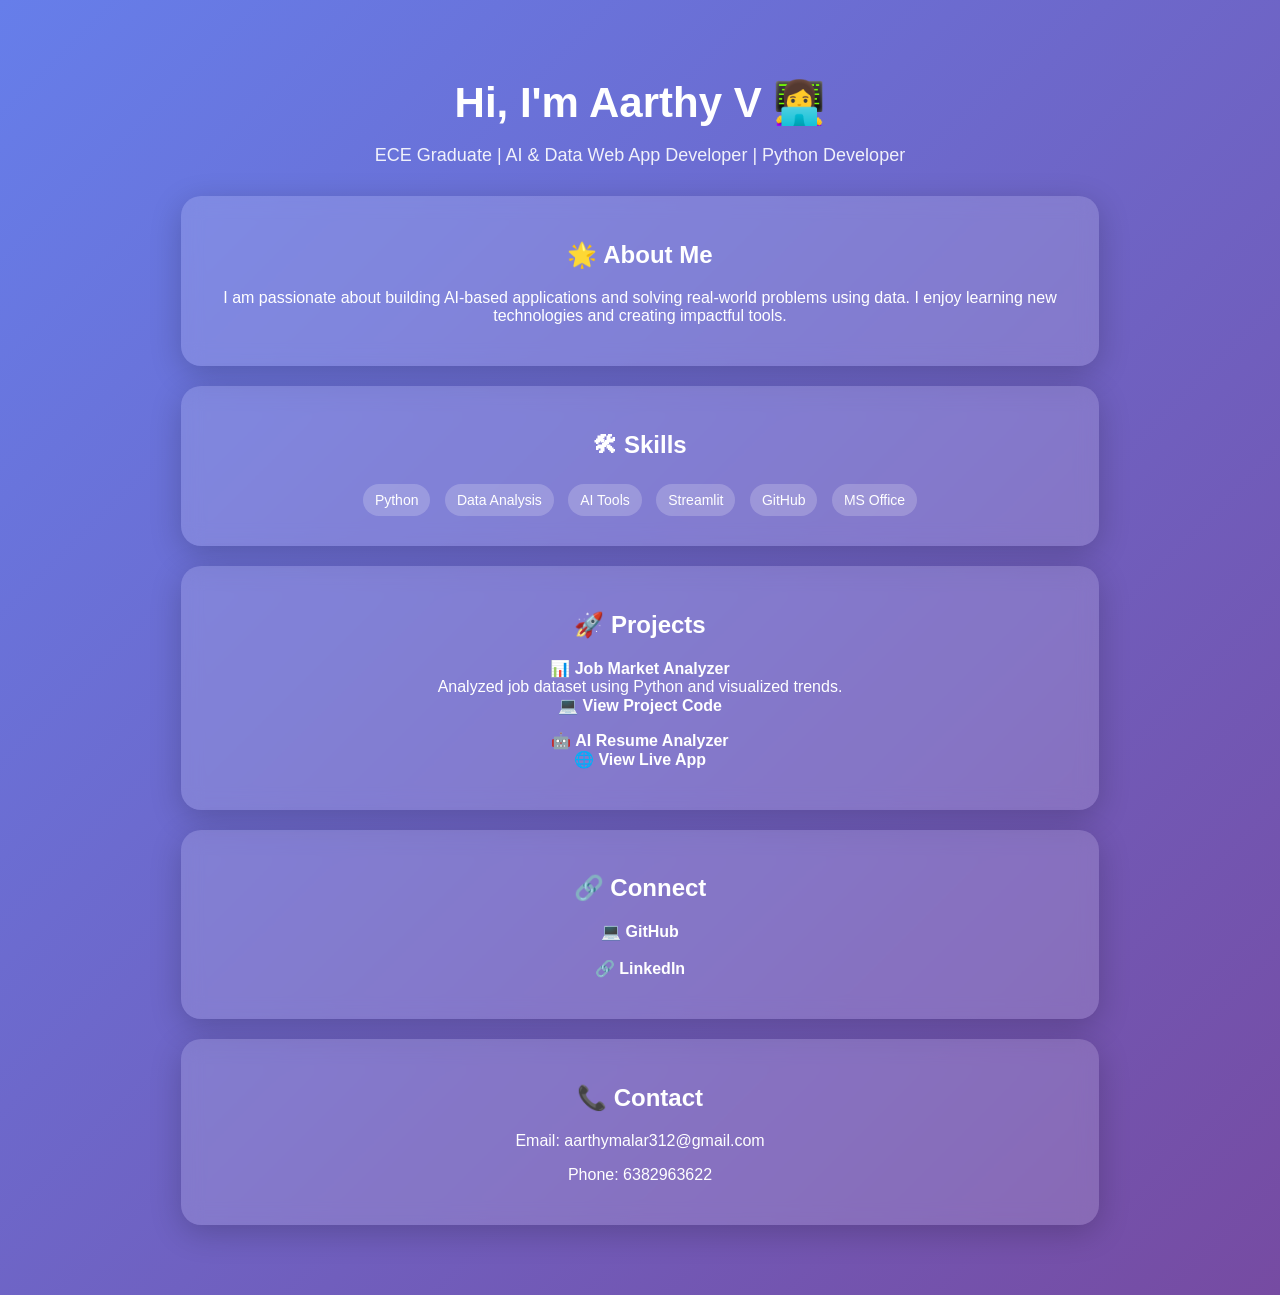
<file: index.html>
<!DOCTYPE html>
<html>
<head>
    <title>Aarthy Portfolio</title>
    <link rel="stylesheet" href="style.css">
    <meta name="viewport" content="width=device-width, initial-scale=1.0">
</head>

<body>

<div class="container">

    <h1 id="typing"></h1>
    <p class="tagline">ECE Graduate | AI & Data Web App Developer | Python Developer</p>

    <!-- About -->
    <div class="card">
        <h2>🌟 About Me</h2>
        <p>
            I am passionate about building AI-based applications and solving real-world problems 
            using data. I enjoy learning new technologies and creating impactful tools.
        </p>
    </div>

    <!-- Skills -->
    <div class="card">
        <h2>🛠 Skills</h2>
        <div class="skills">
            <span>Python</span>
            <span>Data Analysis</span>
            <span>AI Tools</span>
            <span>Streamlit</span>
            <span>GitHub</span>
            <span>MS Office</span>
        </div>
    </div>

    <!-- Projects -->
    <div class="card">
        <h2>🚀 Projects</h2>

       <p><strong>📊 Job Market Analyzer</strong><br>
Analyzed job dataset using Python and visualized trends.<br>
<a href="https://github.com/Aarthy28/job-market-analyzer" target="_blank">
    💻 View Project Code
</a></p>

        <p><strong>🤖 AI Resume Analyzer</strong><br>
        <a href="https://qevjr5docevv6bvceufyv9.streamlit.app/" target="_blank">
            🌐 View Live App
        </a></p>
    </div>

    <!-- Links -->
    <div class="card">
        <h2>🔗 Connect</h2>
        <p>
            <a href="https://github.com/Aarthy28" target="_blank">💻 GitHub</a><br><br>
            <a href="https://www.linkedin.com/in/aarthyv289" target="_blank">🔗 LinkedIn</a>
        </p>
    </div>

    <!-- Contact -->
    <div class="card">
        <h2>📞 Contact</h2>
        <p>Email: aarthymalar312@gmail.com</p>
        <p>Phone: 6382963622</p>
    </div>

</div>

<!-- Typing Animation -->
<script>
const text = "Hi, I'm Aarthy V 👩‍💻";
let i = 0;

function typeEffect() {
    if (i < text.length) {
        document.getElementById("typing").innerHTML += text.charAt(i);
        i++;
        setTimeout(typeEffect, 50);
    }
}
typeEffect();
</script>

</body>
</html>
</file>
<file: style.css>
body {
    font-family: 'Poppins', sans-serif;
    background: linear-gradient(135deg, #667eea, #764ba2);
    margin: 0;
    padding: 0;
    overflow-x: hidden;
}

/* Container */
.container {
    text-align: center;
    padding: 50px 20px;
    color: white;
}

/* Title */
h1 {
    font-size: 42px;
    margin-bottom: 10px;
}

/* Tagline */
.tagline {
    font-size: 18px;
    margin-bottom: 30px;
    opacity: 0.9;
}

/* Glass Cards */
body {
    font-family: 'Poppins', sans-serif;
    background: linear-gradient(135deg, #667eea, #764ba2);
    margin: 0;
    padding: 0;
    overflow-x: hidden;
}

/* Container */
.container {
    text-align: center;
    padding: 50px 20px;
    color: white;
}

/* Title */
h1 {
    font-size: 42px;
    margin-bottom: 10px;
}

/* Tagline */
.tagline {
    font-size: 18px;
    margin-bottom: 30px;
    opacity: 0.9;
}

/* Glass Cards */
.card {
    background: rgba(255, 255, 255, 0.15);
    backdrop-filter: blur(10px);
    border-radius: 20px;
    padding: 25px;
    margin: 20px auto;
    width: 70%;
    color: white;
    box-shadow: 0 8px 32px rgba(0,0,0,0.2);

    transition: all 0.3s ease;
}

/* Hover effect */
.card:hover {
    transform: translateY(-10px) scale(1.02);
    box-shadow: 0 12px 40px rgba(0,0,0,0.3);
}

/* Skills badges */
.skills span {
    display: inline-block;
    background: rgba(255,255,255,0.2);
    padding: 8px 12px;
    margin: 5px;
    border-radius: 20px;
    font-size: 14px;
}

/* Links */
a {
    color: #ffffff;
    font-weight: bold;
    text-decoration: none;
    transition: 0.3s;
}

a:hover {
    color: #ffd700;
}

/* Hover effect */
.card:hover {
    transform: translateY(-10px) scale(1.02);
    box-shadow: 0 12px 40px rgba(0,0,0,0.3);
}

/* Skills badges */
.skills span {
    display: inline-block;
    background: rgba(255,255,255,0.2);
    padding: 8px 12px;
    margin: 5px;
    border-radius: 20px;
    font-size: 14px;
}

/* Links */
a {
    color: #ffffff;
    font-weight: bold;
    text-decoration: none;
    transition: 0.3s;
}

a:hover {
    color: #ffd700;
}
</file>
